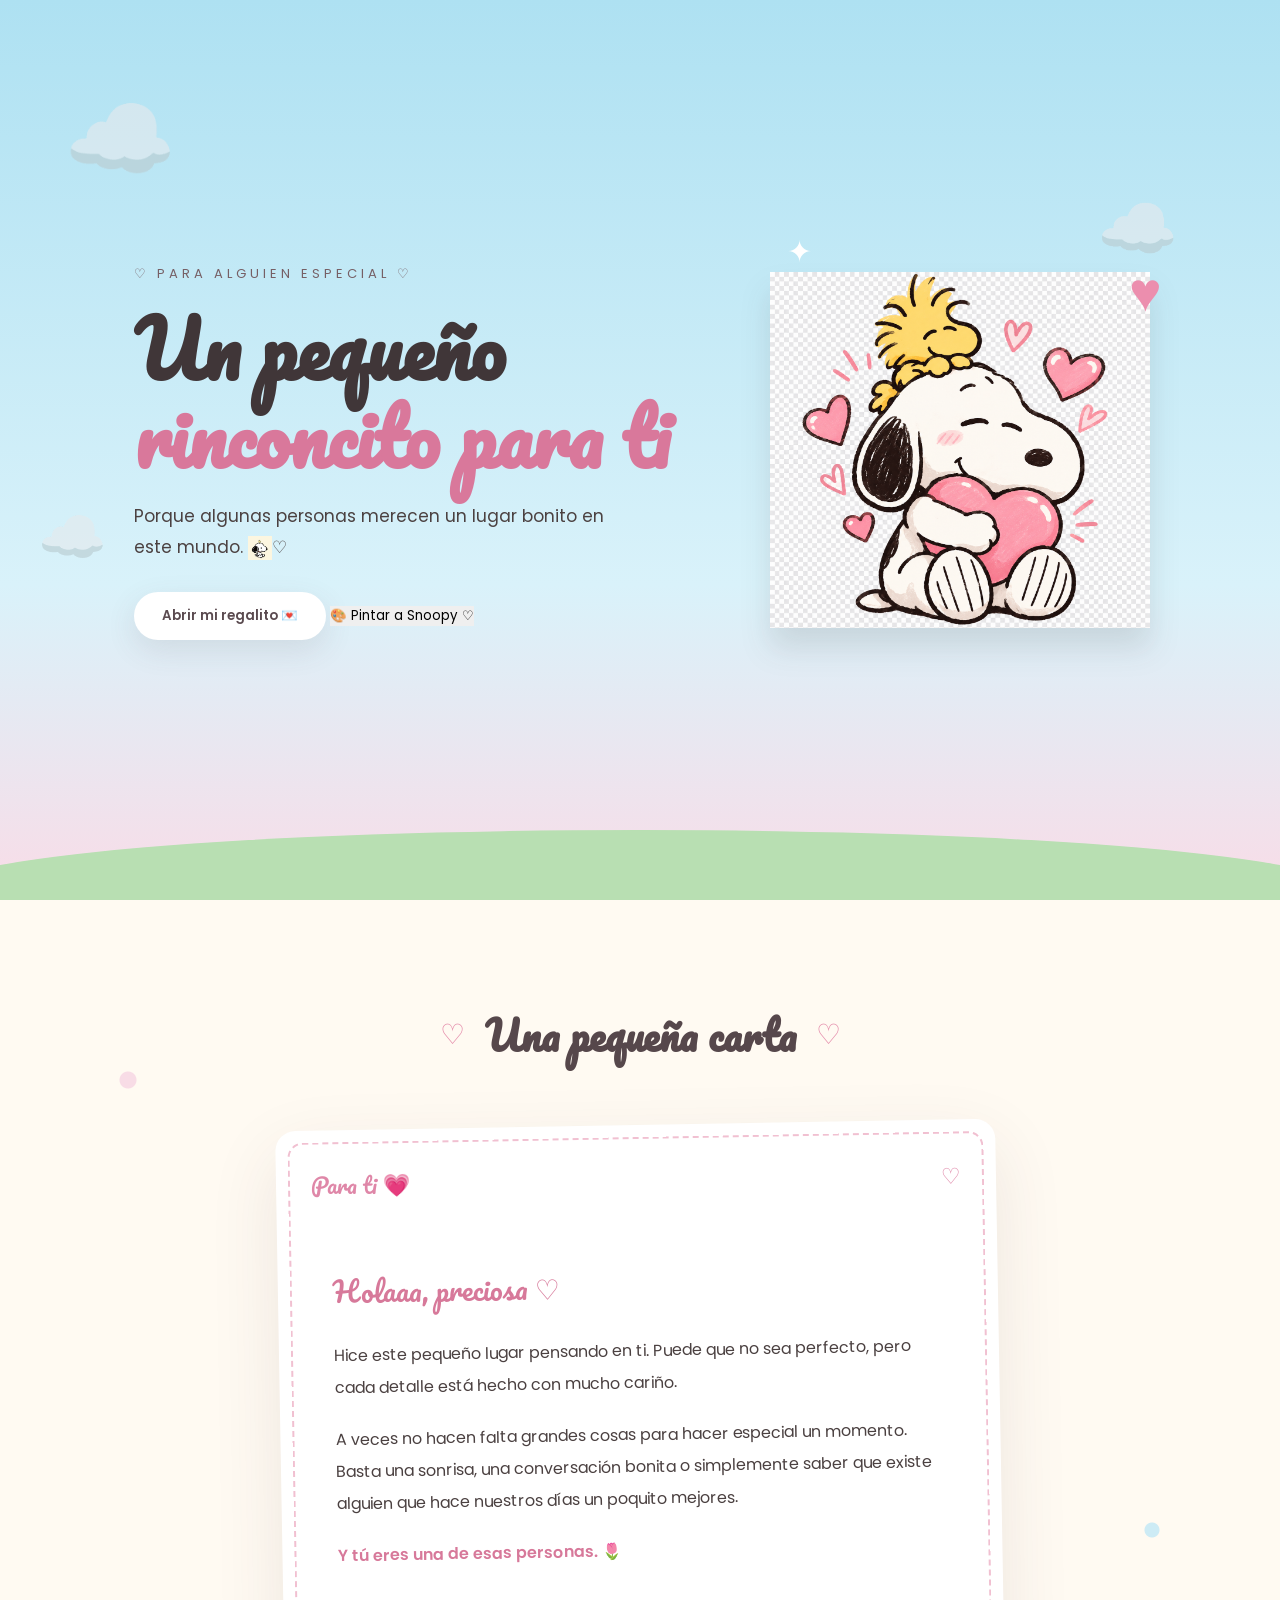
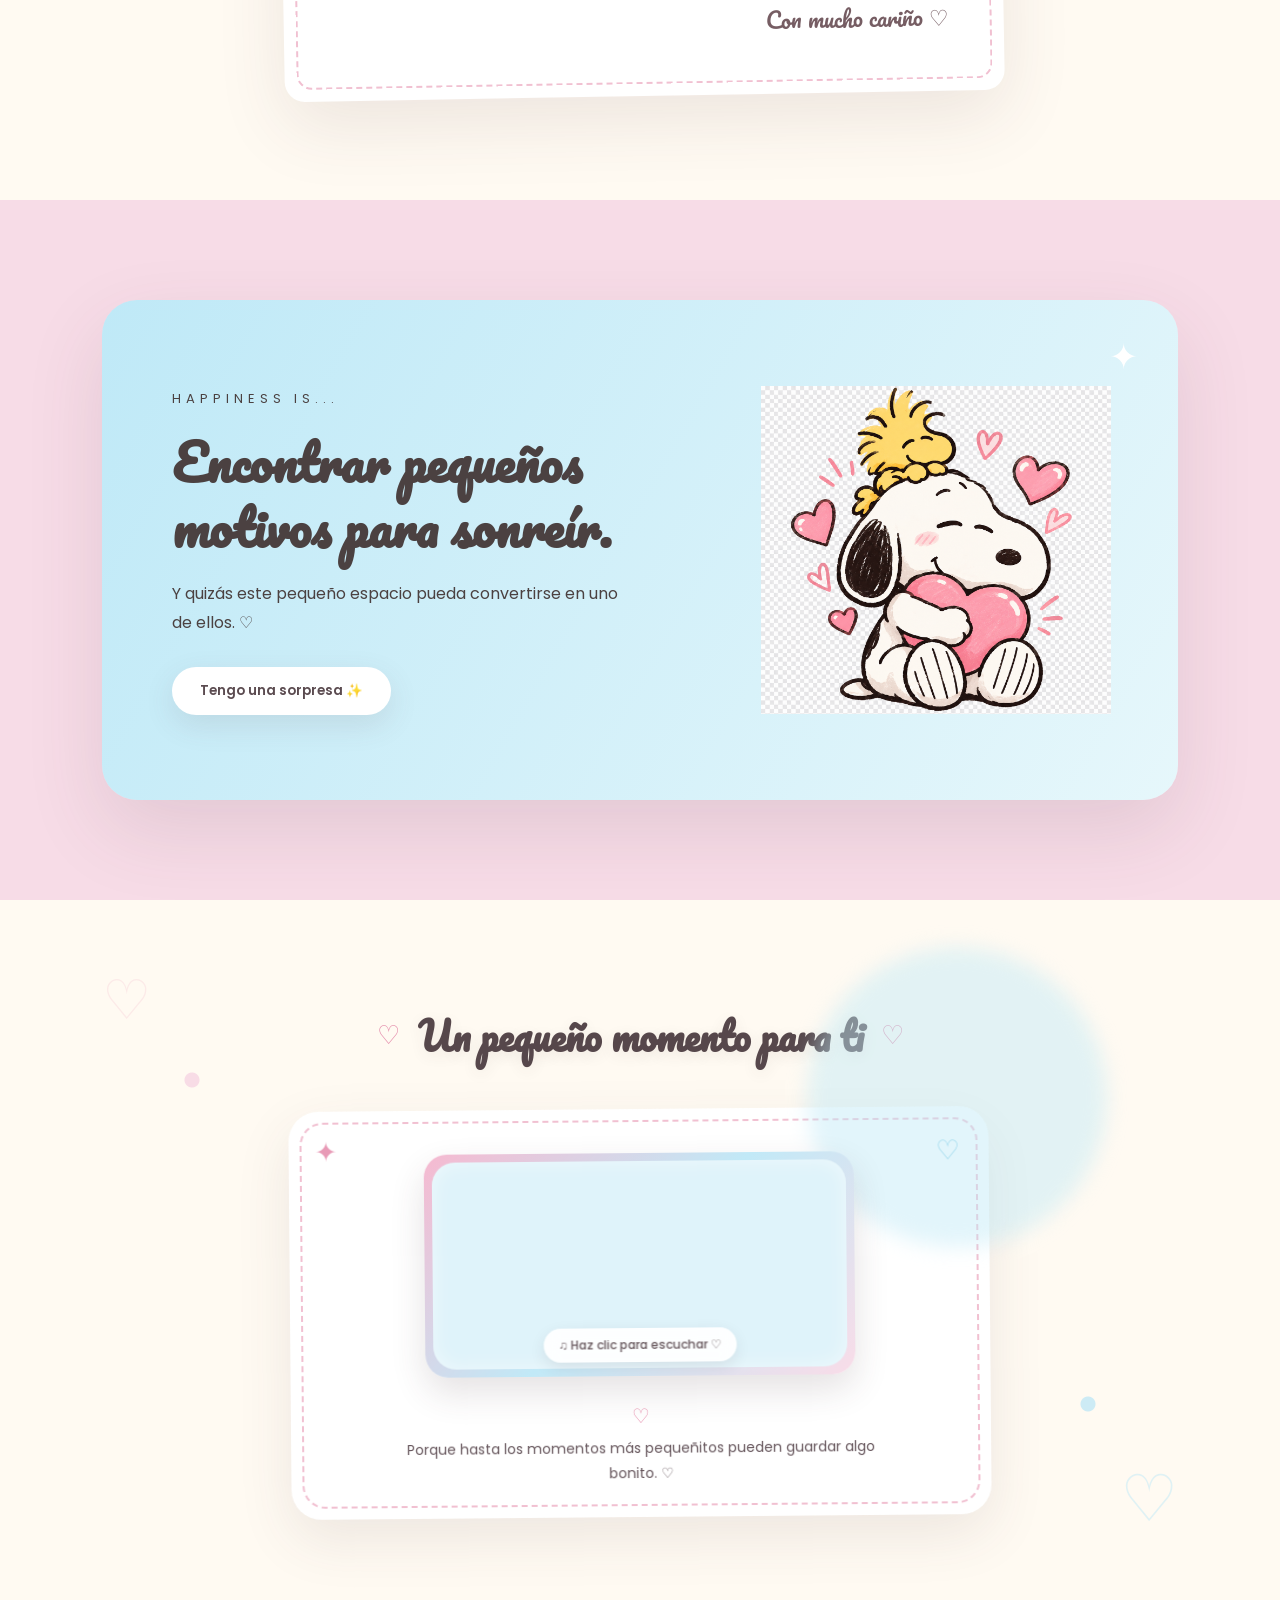
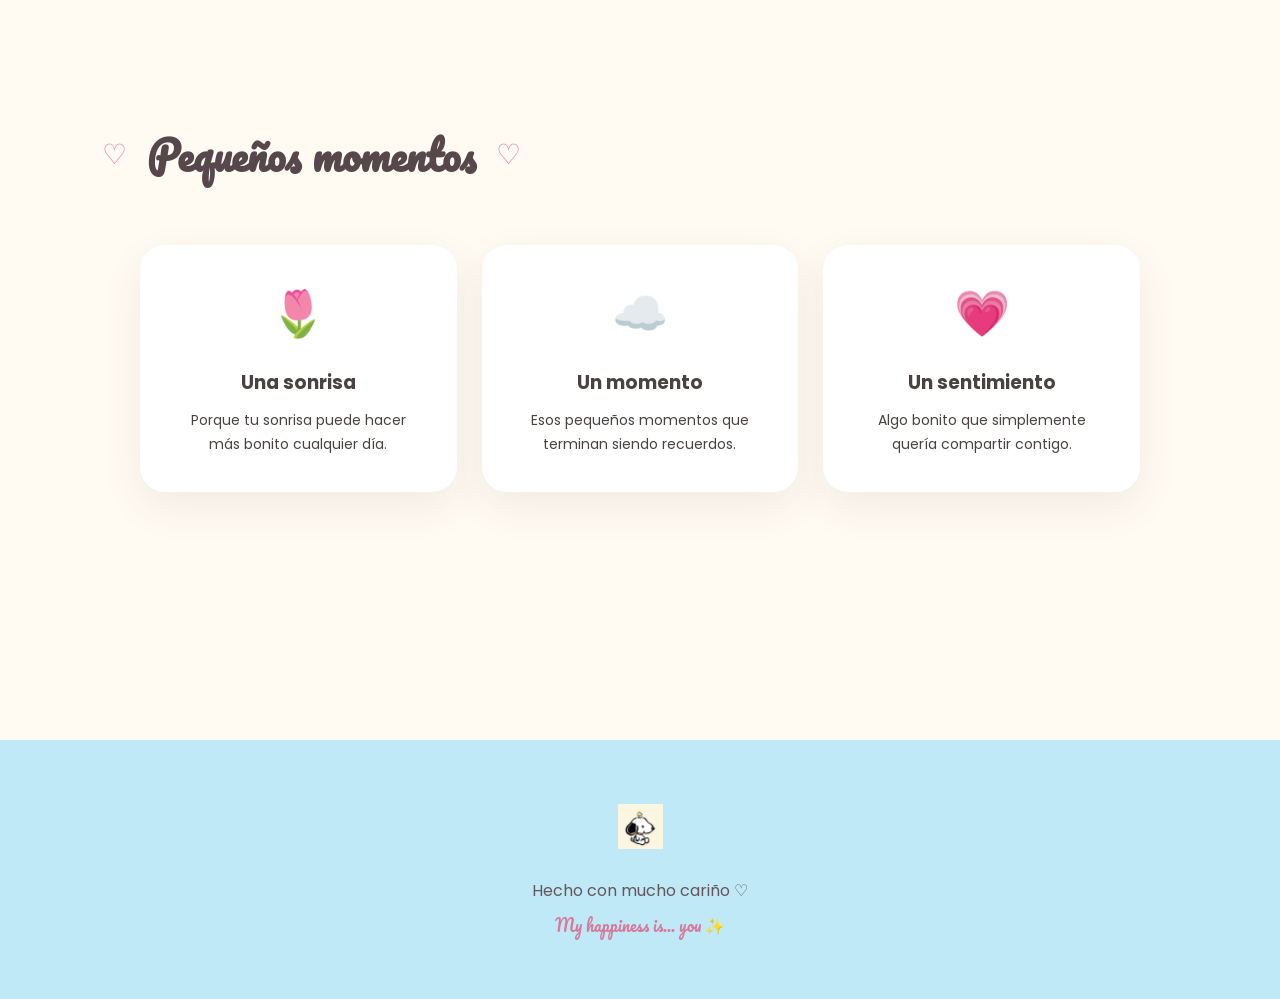
<file: index.html>
<!DOCTYPE html>
<html lang="es">

<head>

    <meta charset="UTF-8">

    <meta name="viewport" content="width=device-width, initial-scale=1.0">

    <title>
        Un rinconcito para ti ♡
    </title>

    <!-- ========================================
         CSS
    ========================================= -->

    <link rel="stylesheet" href="style.css">


    <!-- ========================================
         FUENTES
    ========================================= -->

    <link rel="preconnect" href="https://fonts.googleapis.com">

    <link rel="preconnect" href="https://fonts.gstatic.com" crossorigin>

    <link href="https://fonts.googleapis.com/css2?family=Pacifico&family=Poppins:wght@300;400;500;600;700&display=swap"
        rel="stylesheet">

</head>


<body>


    <!-- ========================================
         CORAZONES FLOTANTES
    ========================================= -->

    <div class="hearts" aria-hidden="true"></div>


    <!-- ========================================
         HERO / INICIO
    ========================================= -->

    <section class="hero">

        <!-- Nubes decorativas -->

        <div class="cloud cloud1" aria-hidden="true">
            ☁️
        </div>

        <div class="cloud cloud2" aria-hidden="true">
            ☁️
        </div>

        <div class="cloud cloud3" aria-hidden="true">
            ☁️
        </div>


        <!-- ====================================
             CONTENIDO PRINCIPAL
        ===================================== -->

        <div class="hero-content">

            <span class="small-text">
                ♡ PARA ALGUIEN ESPECIAL ♡
            </span>


            <h1>

                Un pequeño

                <br>

                <span>
                    rinconcito para ti
                </span>

            </h1>


            <p>

                Porque algunas personas merecen
                un lugar bonito en este mundo.

                <img src="img/snoopypq.jpg" alt="Snoopy" class="snoopy-inline">♡

            </p>


            <button id="startBtn" type="button">

                Abrir mi regalito 💌

            </button>

            <button type="button" class="paint-snoopy-btn" onclick="window.location.href='pintar.html'">
                🎨 Pintar a Snoopy ♡
            </button>
        </div>


        <!-- ====================================
             SNOOPY PRINCIPAL
        ===================================== -->

        <div class="snoopy-container">

            <div class="sparkle" aria-hidden="true">
                ✦
            </div>


            <img src="img/snoopy.png" alt="Snoopy" class="snoopy">


            <div class="heart-big" aria-hidden="true">
                ♥
            </div>

        </div>


        <!-- Pasto -->

        <div class="grass" aria-hidden="true"></div>

    </section>



    <!-- ========================================
         CARTA
    ========================================= -->

    <section class="letter-section">

        <div class="section-title">

            <span aria-hidden="true">
                ♡
            </span>

            <h2>
                Una pequeña carta
            </h2>

            <span aria-hidden="true">
                ♡
            </span>

        </div>


        <div class="letter" id="letter">

            <!-- Encabezado -->

            <div class="letter-top">

                <span>
                    Para ti 💗
                </span>

                <span aria-hidden="true">
                    ♡
                </span>

            </div>


            <!-- Contenido -->

            <div class="letter-content">

                <p class="hello">
                    Holaaa, preciosa ♡
                </p>


                <p>

                    Hice este pequeño lugar
                    pensando en ti.

                    Puede que no sea perfecto,
                    pero cada detalle está hecho
                    con mucho cariño.

                </p>


                <p>

                    A veces no hacen falta grandes
                    cosas para hacer especial
                    un momento.

                    Basta una sonrisa,
                    una conversación bonita
                    o simplemente saber que existe
                    alguien que hace nuestros días
                    un poquito mejores.

                </p>


                <p class="final-message">

                    Y tú eres una de esas personas. 🌷

                </p>


                <div class="signature">

                    Con mucho cariño ♡

                </div>

            </div>

        </div>

    </section>



    <!-- ========================================
         TARJETA SNOOPY
    ========================================= -->

    <section class="snoopy-section">


        <div class="snoopy-card">


            <!-- Decoración -->

            <div class="card-decoration" aria-hidden="true">
                ✦
            </div>


            <!-- ==================================
                 TEXTO
            =================================== -->

            <div class="card-text">

                <span>
                    HAPPINESS IS...
                </span>


                <h2>

                    Encontrar pequeños
                    motivos para sonreír.

                </h2>


                <p>

                    Y quizás este pequeño espacio
                    pueda convertirse en uno de ellos. ♡

                </p>


                <button id="surpriseBtn" type="button">

                    Tengo una sorpresa ✨

                </button>

            </div>


            <!-- ==================================
                 IMAGEN DE SNOOPY
            =================================== -->

            <div class="card-image">

                <img src="img/snoopy.png" alt="Snoopy sentado">

            </div>

        </div>

    </section>



    <!-- ========================================
         SECCIÓN DEL VIDEO
    ========================================= -->

    <section class="video-section">


        <!-- Título -->

        <div class="video-section-title">

            <span aria-hidden="true">
                ♡
            </span>

            <h2>
                Un pequeño momento para ti
            </h2>

            <span aria-hidden="true">
                ♡
            </span>

        </div>


        <!-- ====================================
             TARJETA DEL VIDEO
        ===================================== -->

        <div class="video-card">


            <!-- Decoraciones -->

            <div class="video-decoration video-decoration-1" aria-hidden="true">
                ✦
            </div>


            <div class="video-decoration video-decoration-2" aria-hidden="true">
                ♡
            </div>


            <!-- ==================================
                 VIDEO
            =================================== -->

            <div class="snoopy-video-container" id="snoopyVideoContainer">

                <video id="snoopyVideo" class="snoopy-video" autoplay loop muted playsinline>

                    <source src="img/snoopy.mp4" type="video/mp4">

                    Tu navegador no puede
                    reproducir este video.

                </video>


                <!-- Indicador de sonido -->

                <div class="sound-hint" id="soundHint">

                    ♫ Haz clic para escuchar ♡

                </div>

            </div>


            <!-- Mensaje -->

            <div class="video-message">

                <p>

                    Porque hasta los momentos más
                    pequeñitos pueden guardar
                    algo bonito. ♡

                </p>

            </div>

        </div>

    </section>



    <!-- ========================================
         PEQUEÑOS MOMENTOS
    ========================================= -->

    <section class="moments">


        <!-- Título -->

        <div class="section-title">

            <span aria-hidden="true">
                ♡
            </span>

            <h2>
                Pequeños momentos
            </h2>

            <span aria-hidden="true">
                ♡
            </span>

        </div>


        <!-- ====================================
             TARJETAS
        ===================================== -->

        <div class="cards">


            <!-- MOMENTO 1 -->

            <article class="moment-card">

                <div class="icon" aria-hidden="true">
                    🌷
                </div>


                <h3>
                    Una sonrisa
                </h3>


                <p>

                    Porque tu sonrisa puede hacer
                    más bonito cualquier día.

                </p>

            </article>



            <!-- MOMENTO 2 -->

            <article class="moment-card">

                <div class="icon" aria-hidden="true">
                    ☁️
                </div>


                <h3>
                    Un momento
                </h3>


                <p>

                    Esos pequeños momentos que
                    terminan siendo recuerdos.

                </p>

            </article>



            <!-- MOMENTO 3 -->

            <article class="moment-card">

                <div class="icon" aria-hidden="true">
                    💗
                </div>


                <h3>
                    Un sentimiento
                </h3>


                <p>

                    Algo bonito que simplemente
                    quería compartir contigo.

                </p>

            </article>

        </div>

    </section>



    <!-- ========================================
         VENTANA SORPRESA
    ========================================= -->

    <section class="surprise" id="surprise" aria-hidden="true">


        <div class="surprise-box">


            <!-- Cerrar -->

            <button class="close" id="close" type="button" aria-label="Cerrar">
                ×
            </button>


            <!-- Corazón -->

            <div class="surprise-heart" aria-hidden="true">
                ♥
            </div>


            <h2>
                Eres especial ♡
            </h2>


            <p>

                Y quería que tuvieras un pequeño
                rincón que te lo recordara.

            </p>


            <div class="snoopy-small" aria-hidden="true">
                <img src="img/snoopypq.jpg" alt="Snoopy">
            </div>


            <button id="closeBtn" type="button">

                Te amoooooooooooo 🥺💗

            </button>

        </div>

    </section>



    <!-- ========================================
         FOOTER
    ========================================= -->

    <footer>


        <div class="footer-snoopy" aria-hidden="true">
            <img src="img/snoopypq.jpg" alt="Snoopy">
        </div>


        <p>
            Hecho con mucho cariño ♡
        </p>


        <span>
            My happiness is... you ✨
        </span>

    </footer>



    <!-- ========================================
         JAVASCRIPT
    ========================================= -->

    <script src="script.js"></script>


</body>

</html>
</file>
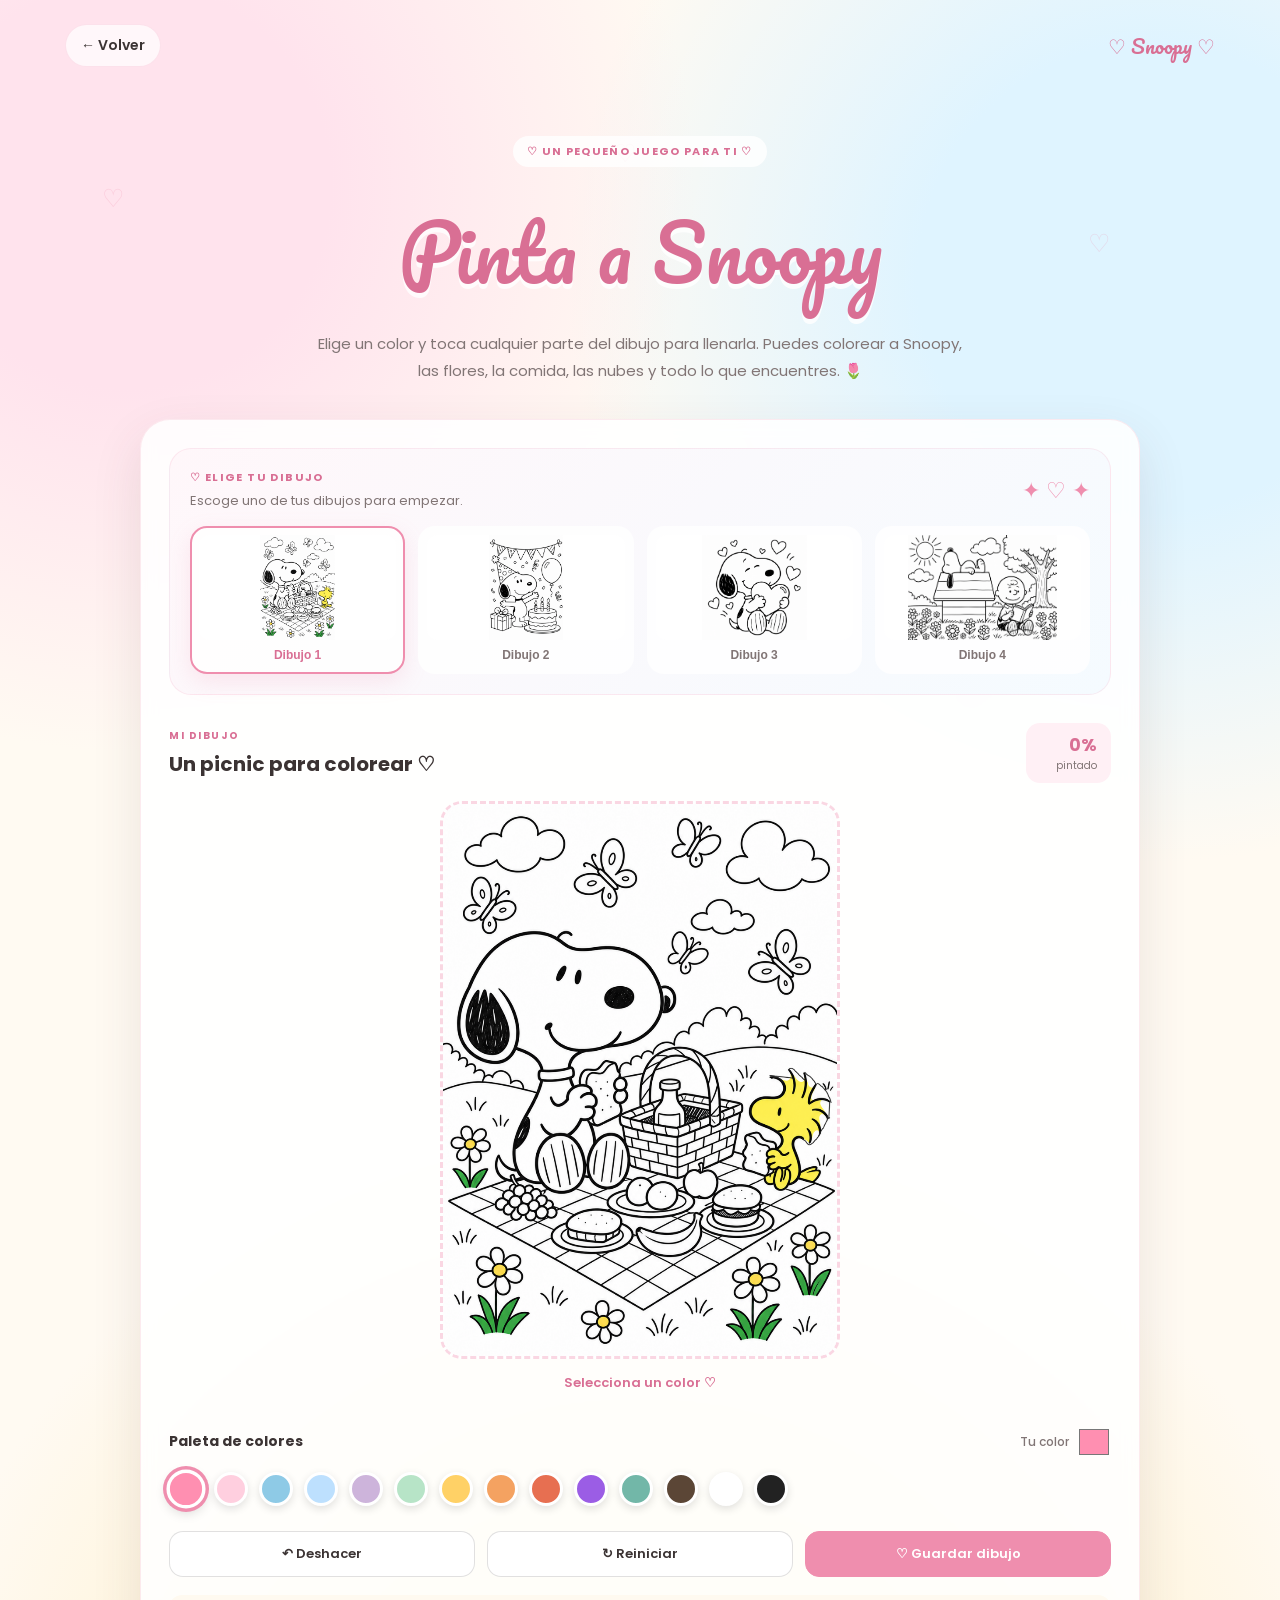
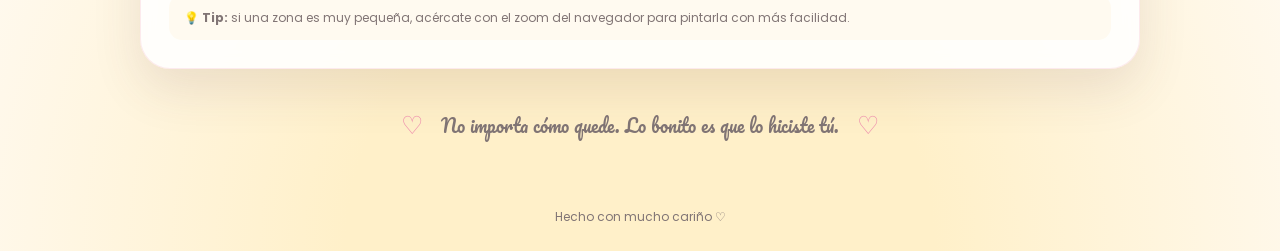
<file: pintar.html>
<!DOCTYPE html>
<html lang="es">
<head>
    <meta charset="UTF-8">
    <meta name="viewport" content="width=device-width, initial-scale=1.0">

    <title>Pinta a Snoopy ♡</title>

    <link rel="preconnect" href="https://fonts.googleapis.com">
    <link rel="preconnect" href="https://fonts.gstatic.com" crossorigin>

    <link href="https://fonts.googleapis.com/css2?family=Pacifico&family=Poppins:wght@400;500;600;700&display=swap" rel="stylesheet">

    <link rel="stylesheet" href="pintar.css">
</head>

<body>

    <div class="floating-hearts" aria-hidden="true">
        <span>♡</span>
        <span>♡</span>
        <span>♡</span>
        <span>♡</span>
        <span>♡</span>
    </div>

    <header class="topbar">

        <a class="back-link" href="index.html">
            ← Volver
        </a>

        <div class="mini-logo">
            ♡ Snoopy ♡
        </div>

    </header>

    <main>

        <section class="intro">

            <span class="eyebrow">
                ♡ UN PEQUEÑO JUEGO PARA TI ♡
            </span>

            <h1>
                Pinta a Snoopy
            </h1>

            <p>
                Elige un color y toca cualquier parte del dibujo para llenarla.
                Puedes colorear a Snoopy, las flores, la comida, las nubes y todo
                lo que encuentres. 🌷
            </p>

        </section>


        <section class="painting-area">

            <div class="paint-card">


                <!-- SELECTOR DE DIBUJOS -->

                <div class="drawing-selector">

                    <div class="selector-heading">

                        <div>

                            <span class="selector-label">
                                ♡ ELIGE TU DIBUJO
                            </span>

                            <p>
                                Escoge uno de tus dibujos para empezar.
                            </p>

                        </div>

                        <span class="selector-decoration">
                            ✦ ♡ ✦
                        </span>

                    </div>


                    <div class="drawing-options">


                        <button
                            class="drawing-option active"
                            type="button"
                            data-image="snoopy_colorear.png"
                            data-title="Un picnic para colorear ♡">

                            <img
                                src="snoopy_colorear.png"
                                alt="Dibujo de Snoopy 1"
                            >

                            <span>
                                Dibujo 1
                            </span>

                        </button>


                        <button
                            class="drawing-option"
                            type="button"
                            data-image="snoopy_colorear1.png"
                            data-title="Otro pequeño momento ♡">

                            <img
                                src="snoopy_colorear1.png"
                                alt="Dibujo de Snoopy 2"
                            >

                            <span>
                                Dibujo 2
                            </span>

                        </button>


                        <button
                            class="drawing-option"
                            type="button"
                            data-image="snoopy_colorear2.png"
                            data-title="Un momento especial ♡">

                            <img
                                src="snoopy_colorear2.png"
                                alt="Dibujo de Snoopy 3"
                            >

                            <span>
                                Dibujo 3
                            </span>

                        </button>


                        <button
    class="drawing-option"
    type="button"
    data-image="snoopy_colorear3.png"
    data-title="Un último dibujo ♡">

    <img
        src="snoopy_colorear3.png"
        alt="Dibujo de Snoopy 4"
    >

    <span>Dibujo 4</span>

</button>

                    </div>

                </div>


                <!-- CABECERA DEL CANVAS -->

                <div class="canvas-header">

                    <div>

                        <span class="tiny-label">
                            MI DIBUJO
                        </span>

                        <h2 id="drawingTitle">
                            Un picnic para colorear ♡
                        </h2>

                    </div>


                    <div class="progress-box">

                        <span id="progressText">
                            0%
                        </span>

                        <span>
                            pintado
                        </span>

                    </div>

                </div>


                <!-- CANVAS -->

                <div
                    class="canvas-wrap"
                    id="canvasWrap"
                >

                    <canvas id="paintCanvas"></canvas>


                    <div
                        class="canvas-message"
                        id="canvasMessage"
                    >

                        <span>
                            🎨
                        </span>

                        <b>
                            Elige un color y toca una zona
                        </b>

                        <small>
                            ¡Haz magia con Snoopy! ♡
                        </small>

                    </div>


                    <div
                        class="canvas-loading"
                        id="canvasLoading"
                    >

                        <span>
                            🎨
                        </span>

                        <b>
                            Cargando dibujo...
                        </b>

                    </div>

                </div>


                <!-- COLOR SELECCIONADO -->

                <div
                    class="selected-name"
                    id="selectedName"
                >
                    Selecciona un color ♡
                </div>


                <!-- PALETA -->

                <div class="palette-section">

                    <div class="palette-title">

                        <span>
                            Paleta de colores
                        </span>


                        <label class="custom-color">

                            <span>
                                Tu color
                            </span>

                            <input
                                type="color"
                                id="customColor"
                                value="#ff8fb1"
                            >

                        </label>

                    </div>


                    <div
                        class="palette"
                        id="palette"
                    >

                        <button
                            class="color active"
                            data-color="#ff8fb1"
                            style="--color:#ff8fb1"
                            aria-label="Rosa">
                        </button>


                        <button
                            class="color"
                            data-color="#ffcfdf"
                            style="--color:#ffcfdf"
                            aria-label="Rosa claro">
                        </button>


                        <button
                            class="color"
                            data-color="#8ecae6"
                            style="--color:#8ecae6"
                            aria-label="Azul">
                        </button>


                        <button
                            class="color"
                            data-color="#bde0fe"
                            style="--color:#bde0fe"
                            aria-label="Celeste">
                        </button>


                        <button
                            class="color"
                            data-color="#cdb4db"
                            style="--color:#cdb4db"
                            aria-label="Lila">
                        </button>


                        <button
                            class="color"
                            data-color="#b7e4c7"
                            style="--color:#b7e4c7"
                            aria-label="Verde">
                        </button>


                        <button
                            class="color"
                            data-color="#ffd166"
                            style="--color:#ffd166"
                            aria-label="Amarillo">
                        </button>


                        <button
                            class="color"
                            data-color="#f4a261"
                            style="--color:#f4a261"
                            aria-label="Naranja">
                        </button>


                        <button
                            class="color"
                            data-color="#e76f51"
                            style="--color:#e76f51"
                            aria-label="Coral">
                        </button>


                        <button
                            class="color"
                            data-color="#9b5de5"
                            style="--color:#9b5de5"
                            aria-label="Violeta">
                        </button>


                        <button
                            class="color"
                            data-color="#72b7a8"
                            style="--color:#72b7a8"
                            aria-label="Turquesa">
                        </button>


                        <button
                            class="color"
                            data-color="#5b4636"
                            style="--color:#5b4636"
                            aria-label="Marrón">
                        </button>


                        <button
                            class="color"
                            data-color="#ffffff"
                            style="--color:#ffffff"
                            aria-label="Blanco">
                        </button>


                        <button
                            class="color"
                            data-color="#222222"
                            style="--color:#222222"
                            aria-label="Negro">
                        </button>

                    </div>

                </div>


                <!-- BOTONES -->

                <div class="tool-row">

                    <button
                        class="tool-btn"
                        id="undoBtn"
                    >
                        ↶
                        <span>
                            Deshacer
                        </span>
                    </button>


                    <button
                        class="tool-btn"
                        id="resetBtn"
                    >
                        ↻
                        <span>
                            Reiniciar
                        </span>
                    </button>


                    <button
                        class="tool-btn save"
                        id="saveBtn"
                    >
                        ♡
                        <span>
                            Guardar dibujo
                        </span>
                    </button>

                </div>


                <p class="tip">

                    💡
                    <b>Tip:</b>
                    si una zona es muy pequeña, acércate con el zoom
                    del navegador para pintarla con más facilidad.

                </p>

            </div>

        </section>


        <section class="sweet-message">

            <span>
                ♡
            </span>

            <p>
                No importa cómo quede. Lo bonito es que lo hiciste tú.
            </p>

            <span>
                ♡
            </span>

        </section>

    </main>


    <footer>
        Hecho con mucho cariño ♡
    </footer>


    <script src="pintar.js"></script>

</body>
</html>
</file>
<file: style.css>
/* ========================================
   CONFIGURACIÓN GENERAL
======================================== */

* {
    margin: 0;
    padding: 0;
    box-sizing: border-box;
}

:root {
    --sky: #bfe9f7;
    --pink: #f7b8cf;
    --pink-dark: #e98eaf;
    --cream: #fffaf2;
    --brown: #4b4141;
    --white: #ffffff;
}

html {
    scroll-behavior: smooth;
}

body {
    font-family: "Poppins", sans-serif;
    color: var(--brown);
    background: var(--cream);
    overflow-x: hidden;
}


/* ========================================
   HERO
======================================== */

.hero {
    min-height: 100vh;
    position: relative;
    overflow: hidden;

    display: flex;
    align-items: center;
    justify-content: center;

    background:
        linear-gradient(
            180deg,
            #aee1f2 0%,
            #d9f2fa 65%,
            #f9dce7 100%
        );
}

.hero-content {
    width: 50%;
    z-index: 5;
    padding-left: 8%;
}

.small-text {
    font-size: 13px;
    letter-spacing: 4px;
    color: #765f65;
}

.hero h1 {
    font-family: "Pacifico", cursive;
    font-size: clamp(45px, 6vw, 85px);
    line-height: 1.15;
    margin: 20px 0;
    color: #403638;
}

.hero h1 span {
    color: #d9789b;
}

.hero p {
    max-width: 480px;
    font-size: 17px;
    line-height: 1.8;
    margin-bottom: 30px;
}


/* ========================================
   BOTONES
======================================== */

button {
    border: none;
    cursor: pointer;
    font-family: inherit;
}

#startBtn,
#surpriseBtn,
#closeBtn {
    background: #fff;
    color: #5b4b50;

    padding: 14px 28px;
    border-radius: 50px;

    font-weight: 600;

    box-shadow:
        0 10px 30px rgba(100, 70, 80, .12);

    transition:
        transform .3s ease,
        box-shadow .3s ease,
        background .3s ease;
}

#startBtn:hover,
#surpriseBtn:hover,
#closeBtn:hover {
    transform: translateY(-5px) scale(1.03);

    background: #fff5f8;

    box-shadow:
        0 15px 35px rgba(100, 70, 80, .18);
}


/* ========================================
   SNOOPY PRINCIPAL
======================================== */

.snoopy-container {
    width: 45%;
    height: 600px;

    position: relative;

    display: flex;
    justify-content: center;
    align-items: center;

    z-index: 3;
}

.snoopy {
    width: min(380px, 80%);
    max-height: 500px;

    object-fit: contain;

    filter:
        drop-shadow(
            0 20px 15px rgba(50, 40, 40, .12)
        );

    animation:
        float 4s ease-in-out infinite;
}

@keyframes float {

    0%,
    100% {
        transform:
            translateY(0)
            rotate(-2deg);
    }

    50% {
        transform:
            translateY(-18px)
            rotate(2deg);
    }
}

.heart-big {
    position: absolute;

    top: 100px;
    right: 15%;

    font-size: 55px;

    color: #ec8eae;

    animation:
        heartFloat 2.5s ease-in-out infinite;
}

@keyframes heartFloat {

    0%,
    100% {
        transform:
            translateY(0)
            rotate(-10deg);
    }

    50% {
        transform:
            translateY(-12px)
            rotate(10deg);
    }
}

.sparkle {
    position: absolute;

    top: 80px;
    left: 20%;

    color: white;

    font-size: 30px;

    animation:
        sparkle 2s infinite;
}

@keyframes sparkle {

    0%,
    100% {
        opacity: .3;
        transform: scale(.8);
    }

    50% {
        opacity: 1;
        transform: scale(1.3);
    }
}


/* ========================================
   NUBES
======================================== */

.cloud {
    position: absolute;

    font-size: 90px;

    opacity: .65;

    user-select: none;
}

.cloud1 {
    top: 8%;
    left: 5%;

    animation:
        cloudMove 16s linear infinite;
}

.cloud2 {
    top: 20%;
    right: 8%;

    font-size: 65px;

    animation:
        cloudMove 20s linear infinite reverse;
}

.cloud3 {
    top: 55%;
    left: 3%;

    font-size: 55px;

    animation:
        cloudMove 24s linear infinite;
}

@keyframes cloudMove {

    0% {
        transform: translateX(-20px);
    }

    50% {
        transform: translateX(30px);
    }

    100% {
        transform: translateX(-20px);
    }
}


/* ========================================
   PASTO
======================================== */

.grass {
    position: absolute;

    bottom: -50px;
    left: -5%;

    width: 110%;
    height: 120px;

    background: #b8dfb2;

    border-radius:
        50% 50% 0 0;
}


/* ========================================
   CARTA
======================================== */

.letter-section {
    min-height: 100vh;

    padding: 100px 8%;

    background:
        radial-gradient(
            circle at 10% 20%,
            #f8dce6 0 8px,
            transparent 9px
        ),
        radial-gradient(
            circle at 90% 70%,
            #cdebf5 0 7px,
            transparent 8px
        ),
        #fffaf2;

    display: flex;
    flex-direction: column;
    align-items: center;
}

.section-title {
    display: flex;
    align-items: center;

    gap: 20px;

    margin-bottom: 55px;
}

.section-title h2 {
    font-family: "Pacifico", cursive;

    font-size: 40px;

    color: #56474b;
}

.section-title span {
    color: #e48baa;

    font-size: 28px;
}

.letter {
    width: min(720px, 95%);

    background: #fff;

    border-radius: 20px;

    padding: 35px;

    box-shadow:
        0 25px 70px rgba(80, 50, 60, .1);

    position: relative;

    transform: rotate(-1deg);

    transition:
        transform .4s ease;
}

.letter:hover {
    transform:
        rotate(0deg)
        translateY(-8px);
}

.letter::before {
    content: "";

    position: absolute;

    inset: 12px;

    border:
        2px dashed #f1c0d1;

    border-radius: 15px;

    pointer-events: none;
}

.letter-top {
    display: flex;
    justify-content: space-between;

    font-family: "Pacifico", cursive;

    font-size: 22px;

    color: #df87a8;

    margin-bottom: 40px;
}

.letter-content {
    position: relative;

    z-index: 2;

    padding: 20px;
}

.letter-content p {
    font-size: 16px;

    line-height: 2;

    margin-bottom: 20px;
}

.hello {
    font-family: "Pacifico", cursive;

    font-size: 28px !important;

    color: #d7799a;
}

.final-message {
    font-weight: 600;

    color: #d7799a;
}

.signature {
    text-align: right;

    font-family: "Pacifico", cursive;

    font-size: 22px;

    color: #765d63;

    margin-top: 35px;
}


/* ========================================
   TARJETA SNOOPY
======================================== */

.snoopy-section {
    padding: 100px 8%;

    background: #f7dce7;
}

.snoopy-card {
    max-width: 1100px;

    min-height: 500px;

    margin: auto;

    border-radius: 35px;

    background:
        linear-gradient(
            120deg,
            #bfe9f7,
            #e6f7fb
        );

    display: flex;
    align-items: center;

    position: relative;

    overflow: hidden;

    box-shadow:
        0 30px 80px rgba(80, 60, 70, .12);
}

.card-text {
    width: 55%;

    padding: 70px;

    z-index: 2;
}

.card-text span {
    letter-spacing: 5px;

    font-size: 13px;
}

.card-text h2 {
    font-family: "Pacifico", cursive;

    font-size: 50px;

    line-height: 1.3;

    margin: 20px 0;
}

.card-text p {
    max-width: 450px;

    line-height: 1.8;

    margin-bottom: 30px;
}

.card-image {
    width: 45%;

    height: 100%;

    display: flex;

    align-items: flex-end;

    justify-content: center;
}

.card-image img {
    width: 350px;

    max-width: 90%;

    animation:
        float 4s ease-in-out infinite;
}

.card-decoration {
    position: absolute;

    top: 30px;
    right: 40px;

    font-size: 35px;

    color: white;

    animation:
        sparkle 2s infinite;
}


/* ========================================
   SECCIÓN DEL VIDEO — WOW
======================================== */

.video-section {
    min-height: 100vh;

    padding: 120px 8%;

    position: relative;

    overflow: hidden;

    display: flex;
    flex-direction: column;

    align-items: center;
    justify-content: center;

    background:
        radial-gradient(
            circle at 15% 20%,
            rgba(255, 255, 255, .9) 0 3px,
            transparent 4px
        ),
        radial-gradient(
            circle at 85% 30%,
            rgba(255, 255, 255, .8) 0 4px,
            transparent 5px
        ),
        radial-gradient(
            circle at 20% 80%,
            rgba(247, 184, 207, .45) 0 80px,
            transparent 81px
        ),
        radial-gradient(
            circle at 85% 80%,
            rgba(191, 233, 247, .5) 0 100px,
            transparent 101px
        ),
        linear-gradient(
            180deg,
            #fffaf2 0%,
            #fce5ee 48%,
            #ccecf7 100%
        );
}


/* ========================================
   DECORACIONES DE FONDO DEL VIDEO
======================================== */

.video-section::before {
    content: "♡";

    position: absolute;

    top: 8%;
    left: 8%;

    font-size: 70px;

    color: rgba(231, 142, 175, .18);

    animation:
        videoHeartFloat 4s ease-in-out infinite;
}

.video-section::after {
    content: "♡";

    position: absolute;

    right: 8%;
    bottom: 10%;

    font-size: 90px;

    color: rgba(191, 233, 247, .6);

    animation:
        videoHeartFloat 5s ease-in-out infinite reverse;
}

@keyframes videoHeartFloat {

    0%,
    100% {
        transform:
            translateY(0)
            rotate(-8deg);
    }

    50% {
        transform:
            translateY(-20px)
            rotate(8deg);
    }
}


/* ========================================
   TÍTULO DEL VIDEO
======================================== */

.video-section-title {
    display: flex;

    align-items: center;
    justify-content: center;

    gap: 20px;

    margin-bottom: 55px;

    position: relative;

    z-index: 2;

    text-align: center;
}

.video-section-title h2 {
    font-family: "Pacifico", cursive;

    font-size:
        clamp(32px, 4vw, 48px);

    color: #56474b;

    text-shadow:
        0 4px 15px rgba(80, 60, 70, .08);
}

.video-section-title span {
    color: #e48baa;

    font-size: 30px;

    animation:
        titleHeart 2s ease-in-out infinite;
}

@keyframes titleHeart {

    0%,
    100% {
        transform: scale(1);
    }

    50% {
        transform: scale(1.25);
    }
}


/* ========================================
   TARJETA PRINCIPAL DEL VIDEO
======================================== */

.video-card {
    width: min(900px, 95%);

    padding: 55px 55px 45px;

    position: relative;

    z-index: 2;

    display: flex;

    flex-direction: column;

    align-items: center;

    border-radius: 40px;

    background:
        linear-gradient(
            135deg,
            rgba(255, 255, 255, .88),
            rgba(255, 247, 250, .82)
        );

    border:
        1px solid rgba(255, 255, 255, .9);

    box-shadow:
        0 35px 90px rgba(100, 70, 90, .16),
        0 8px 30px rgba(255, 255, 255, .8);

    backdrop-filter: blur(12px);

    transition:
        transform .5s ease,
        box-shadow .5s ease;
}

.video-card:hover {
    transform: translateY(-8px);

    box-shadow:
        0 45px 110px rgba(100, 70, 90, .2),
        0 10px 40px rgba(255, 255, 255, .9);
}


/* ========================================
   BORDE DECORATIVO
======================================== */

.video-card::before {
    content: "";

    position: absolute;

    inset: 12px;

    border:
        2px dashed rgba(241, 192, 209, .7);

    border-radius: 32px;

    pointer-events: none;
}


/* ========================================
   BRILLO DEL VIDEO
======================================== */

.video-card::after {
    content: "";

    position: absolute;

    width: 300px;
    height: 300px;

    top: -160px;
    right: -120px;

    background:
        rgba(191, 233, 247, .45);

    border-radius: 50%;

    filter: blur(10px);

    pointer-events: none;
}


/* ========================================
   DECORACIONES DEL VIDEO
======================================== */

.video-decoration {
    position: absolute;

    z-index: 5;

    font-size: 35px;

    pointer-events: none;
}

.video-decoration-1 {
    top: 30px;
    left: 35px;

    color: #e89ab6;

    animation:
        videoSparkle 2s ease-in-out infinite;
}

.video-decoration-2 {
    top: 35px;
    right: 40px;

    color: #9bd8ec;

    animation:
        videoSparkle 2.5s ease-in-out infinite reverse;
}

@keyframes videoSparkle {

    0%,
    100% {
        opacity: .45;

        transform:
            scale(.8)
            rotate(0deg);
    }

    50% {
        opacity: 1;

        transform:
            scale(1.25)
            rotate(15deg);
    }
}


/* ========================================
   CONTENEDOR DEL VIDEO
======================================== */

.snoopy-video-container {
    width: min(620px, 100%);

    position: relative;

    z-index: 3;

    cursor: pointer;

    border-radius: 30px;

    padding: 8px;

    background:
        linear-gradient(
            135deg,
            #f6b9d0,
            #c1e9f7,
            #f9dce8
        );

    box-shadow:
        0 25px 60px rgba(90, 65, 80, .18);

    transition:
        transform .4s ease,
        box-shadow .4s ease;
}

.snoopy-video-container:hover {
    transform:
        translateY(-10px)
        scale(1.015);

    box-shadow:
        0 35px 75px rgba(90, 65, 80, .24);
}


/* ========================================
   VIDEO
======================================== */

.snoopy-video {
    width: 100%;

    display: block;

    border-radius: 24px;

    background: #dff3fa;

    object-fit: cover;

    box-shadow:
        inset 0 0 20px rgba(255, 255, 255, .5);

    transition:
        filter .4s ease;
}

.snoopy-video-container:hover .snoopy-video {
    filter:
        brightness(1.04)
        saturate(1.05);
}


/* ========================================
   INDICADOR DE SONIDO
======================================== */

.sound-hint {
    position: absolute;

    left: 50%;
    bottom: 22px;

    transform: translateX(-50%);

    padding: 11px 20px;

    border-radius: 40px;

    background:
        rgba(255, 255, 255, .94);

    color: #66565c;

    font-size: 13px;

    font-weight: 500;

    white-space: nowrap;

    box-shadow:
        0 8px 25px rgba(70, 50, 60, .15);

    backdrop-filter: blur(8px);

    transition:
        opacity .4s ease,
        transform .4s ease;
}

.snoopy-video-container:hover .sound-hint {
    transform:
        translateX(-50%)
        translateY(-3px);
}

.snoopy-video-container.playing .sound-hint {
    opacity: 0;

    transform:
        translateX(-50%)
        translateY(15px);

    pointer-events: none;
}


/* ========================================
   MENSAJE DEL VIDEO
======================================== */

.video-message {
    position: relative;

    z-index: 3;

    max-width: 580px;

    margin-top: 35px;

    text-align: center;
}

.video-message p {
    font-family: "Poppins", sans-serif;

    font-size: 16px;

    line-height: 1.9;

    color: #66565c;
}

.video-message::before {
    content: "♡";

    display: block;

    margin-bottom: 8px;

    font-size: 22px;

    color: #e48baa;
}


/* ========================================
   MOMENTOS
======================================== */

.moments {
    padding: 100px 8%;

    background: #fffaf2;

    min-height: 80vh;
}

.cards {
    display: grid;

    grid-template-columns:
        repeat(3, 1fr);

    gap: 25px;

    max-width: 1000px;

    margin: auto;
}

.moment-card {
    background: white;

    padding: 35px;

    border-radius: 25px;

    text-align: center;

    box-shadow:
        0 15px 40px rgba(80, 60, 70, .08);

    transition:
        transform .35s ease;
}

.moment-card:hover {
    transform:
        translateY(-12px)
        rotate(1deg);
}

.icon {
    font-size: 45px;

    margin-bottom: 20px;
}

.moment-card h3 {
    margin-bottom: 12px;
}

.moment-card p {
    line-height: 1.7;

    font-size: 14px;
}


/* ========================================
   VENTANA SORPRESA
======================================== */

.surprise {
    position: fixed;

    inset: 0;

    background:
        rgba(60, 45, 50, .55);

    backdrop-filter: blur(8px);

    display: flex;

    justify-content: center;
    align-items: center;

    z-index: 100;

    opacity: 0;
    visibility: hidden;

    transition: .4s ease;
}

.surprise.active {
    opacity: 1;

    visibility: visible;
}

.surprise-box {
    width: min(450px, 90%);

    background: #fffaf2;

    border-radius: 35px;

    padding: 50px 35px;

    text-align: center;

    position: relative;

    transform: scale(.7);

    transition: .4s ease;

    box-shadow:
        0 30px 100px rgba(0, 0, 0, .2);
}

.surprise.active .surprise-box {
    transform: scale(1);
}

.close {
    position: absolute;

    top: 18px;
    right: 25px;

    font-size: 30px;

    cursor: pointer;

    color: #8d747b;
}

.surprise-heart {
    font-size: 70px;

    color: #ed8eae;

    animation:
        heartBeat 1.2s infinite;
}

@keyframes heartBeat {

    0%,
    100% {
        transform: scale(1);
    }

    50% {
        transform: scale(1.2);
    }
}

.surprise-box h2 {
    font-family: "Pacifico", cursive;

    font-size: 40px;

    margin: 15px 0;

    color: #d77899;
}

.surprise-box p {
    line-height: 1.8;

    margin-bottom: 20px;
}


.snoopy-inline {
    width: 24px;
    height: 24px;
    object-fit: contain;
    vertical-align: middle;
    display: inline-block;
}

.snoopy-small {
    width: 70px;
    height: 70px;
    margin-bottom: 20px;

    display: flex;
    align-items: center;
    justify-content: center;
}

.snoopy-small img {
    width: 70px;
    height: 70px;
    object-fit: contain;
}


/* ========================================
   CORAZONES FLOTANTES
======================================== */

.heart-floating {
    position: fixed;

    bottom: -30px;

    color: #ee9bb8;

    pointer-events: none;

    z-index: 200;

    animation:
        rise 5s linear forwards;
}

@keyframes rise {

    0% {
        transform:
            translateY(0)
            rotate(0deg);

        opacity: 0;
    }

    15% {
        opacity: 1;
    }

    100% {
        transform:
            translateY(-110vh)
            rotate(360deg);

        opacity: 0;
    }
}


/* ========================================
   FOOTER
======================================== */

footer {
    text-align: center;

    padding: 60px 20px;

    background: #bfe9f7;

    color: #65565b;
}

.footer-snoopy {
    font-size: 45px;

    margin-bottom: 10px;
}


.footer-snoopy img {
    width: 45px;
    height: 45px;
    object-fit: contain;
    display: inline-block;
}


footer p {
    margin-bottom: 8px;
}

footer span {
    font-family: "Pacifico", cursive;

    color: #d7799a;
}


/* ========================================
   RESPONSIVE — CELULARES
======================================== */

@media (max-width: 800px) {

    /* HERO */

    .hero {
        flex-direction: column;

        padding:
            80px 20px 40px;

        text-align: center;
    }

    .hero-content {
        width: 100%;

        padding: 0;
    }

    .hero p {
        margin-left: auto;
        margin-right: auto;
    }


    /* SNOOPY PRINCIPAL */

    .snoopy-container {
        width: 100%;

        height: 420px;
    }

    .snoopy {
        width: 280px;
    }

    .heart-big {
        right: 15%;
    }


    /* TÍTULOS */

    .section-title h2 {
        font-size: 30px;
    }


    /* MOMENTOS */

    .cards {
        grid-template-columns: 1fr;
    }


    /* TARJETA SNOOPY */

    .snoopy-card {
        flex-direction: column;

        padding-top: 30px;
    }

    .card-text {
        width: 100%;

        padding:
            45px 30px;

        text-align: center;
    }

    .card-text h2 {
        font-size: 38px;
    }

    .card-text p {
        margin-left: auto;
        margin-right: auto;
    }

    .card-image {
        width: 100%;

        height: 350px;
    }

    .card-image img {
        width: 260px;
    }


    /* ====================================
       VIDEO — CELULAR
    ==================================== */

    .video-section {
        min-height: auto;

        padding:
            90px 20px;
    }

    .video-section-title {
        gap: 10px;

        margin-bottom: 40px;
    }

    .video-section-title h2 {
        font-size: 30px;

        line-height: 1.3;
    }

    .video-section-title span {
        font-size: 22px;
    }

    .video-card {
        width: 100%;

        padding:
            40px 20px 35px;

        border-radius: 30px;
    }

    .video-card::before {
        inset: 8px;

        border-radius: 24px;
    }

    .snoopy-video-container {
        width: 100%;

        padding: 6px;

        border-radius: 23px;
    }

    .snoopy-video {
        border-radius: 18px;
    }

    .sound-hint {
        bottom: 14px;

        padding:
            9px 15px;

        font-size: 12px;
    }

    .video-message {
        margin-top: 28px;

        padding:
            0 10px;
    }

    .video-message p {
        font-size: 14px;

        line-height: 1.8;
    }

    .video-section::before {
        left: 3%;

        top: 5%;

        font-size: 45px;
    }

    .video-section::after {
        right: 3%;

        bottom: 5%;

        font-size: 55px;
    }

    .video-decoration-1 {
        top: 22px;
        left: 22px;

        font-size: 25px;
    }

    .video-decoration-2 {
        top: 25px;
        right: 25px;

        font-size: 25px;
    }


    /* CARTA */

    .letter {
        padding: 20px;
    }
}
/* ========================================
   CONFIGURACIÓN GENERAL
======================================== */

* {
    margin: 0;
    padding: 0;
    box-sizing: border-box;
}

:root {
    --sky: #bfe9f7;
    --pink: #f7b8cf;
    --pink-dark: #e98eaf;
    --cream: #fffaf2;
    --brown: #4b4141;
    --white: #ffffff;
}

html {
    scroll-behavior: smooth;
}

body {
    font-family: "Poppins", sans-serif;
    color: var(--brown);
    background: var(--cream);
    overflow-x: hidden;
}


/* ========================================
   HERO
======================================== */

.hero {
    min-height: 100vh;
    position: relative;
    overflow: hidden;

    display: flex;
    align-items: center;
    justify-content: center;

    background:
        linear-gradient(
            180deg,
            #aee1f2 0%,
            #d9f2fa 65%,
            #f9dce7 100%
        );
}

.hero-content {
    width: 50%;
    z-index: 5;
    padding-left: 8%;
}

.small-text {
    font-size: 13px;
    letter-spacing: 4px;
    color: #765f65;
}

.hero h1 {
    font-family: "Pacifico", cursive;
    font-size: clamp(45px, 6vw, 85px);
    line-height: 1.15;
    margin: 20px 0;
    color: #403638;
}

.hero h1 span {
    color: #d9789b;
}

.hero p {
    max-width: 480px;
    font-size: 17px;
    line-height: 1.8;
    margin-bottom: 30px;
}


/* ========================================
   BOTONES
======================================== */

button {
    border: none;
    cursor: pointer;
    font-family: inherit;
}

#startBtn,
#surpriseBtn,
#closeBtn {
    background: #fff;
    color: #5b4b50;

    padding: 14px 28px;
    border-radius: 50px;

    font-weight: 600;

    box-shadow:
        0 10px 30px rgba(100, 70, 80, .12);

    transition:
        transform .3s ease,
        box-shadow .3s ease,
        background .3s ease;
}

#startBtn:hover,
#surpriseBtn:hover,
#closeBtn:hover {
    transform: translateY(-5px) scale(1.03);

    background: #fff5f8;

    box-shadow:
        0 15px 35px rgba(100, 70, 80, .18);
}


/* ========================================
   SNOOPY PRINCIPAL
======================================== */

.snoopy-container {
    width: 45%;
    height: 600px;

    position: relative;

    display: flex;
    justify-content: center;
    align-items: center;

    z-index: 3;
}

.snoopy {
    width: min(380px, 80%);
    max-height: 500px;

    object-fit: contain;

    filter:
        drop-shadow(
            0 20px 15px rgba(50, 40, 40, .12)
        );

    animation:
        float 4s ease-in-out infinite;
}

@keyframes float {

    0%,
    100% {
        transform:
            translateY(0)
            rotate(-2deg);
    }

    50% {
        transform:
            translateY(-18px)
            rotate(2deg);
    }
}

.heart-big {
    position: absolute;

    top: 100px;
    right: 15%;

    font-size: 55px;

    color: #ec8eae;

    animation:
        heartFloat 2.5s ease-in-out infinite;
}

@keyframes heartFloat {

    0%,
    100% {
        transform:
            translateY(0)
            rotate(-10deg);
    }

    50% {
        transform:
            translateY(-12px)
            rotate(10deg);
    }
}

.sparkle {
    position: absolute;

    top: 80px;
    left: 20%;

    color: white;

    font-size: 30px;

    animation:
        sparkle 2s infinite;
}

@keyframes sparkle {

    0%,
    100% {
        opacity: .3;
        transform: scale(.8);
    }

    50% {
        opacity: 1;
        transform: scale(1.3);
    }
}


/* ========================================
   NUBES
======================================== */

.cloud {
    position: absolute;

    font-size: 90px;

    opacity: .65;

    user-select: none;
}

.cloud1 {
    top: 8%;
    left: 5%;

    animation:
        cloudMove 16s linear infinite;
}

.cloud2 {
    top: 20%;
    right: 8%;

    font-size: 65px;

    animation:
        cloudMove 20s linear infinite reverse;
}

.cloud3 {
    top: 55%;
    left: 3%;

    font-size: 55px;

    animation:
        cloudMove 24s linear infinite;
}

@keyframes cloudMove {

    0% {
        transform: translateX(-20px);
    }

    50% {
        transform: translateX(30px);
    }

    100% {
        transform: translateX(-20px);
    }
}


/* ========================================
   PASTO
======================================== */

.grass {
    position: absolute;

    bottom: -50px;
    left: -5%;

    width: 110%;
    height: 120px;

    background: #b8dfb2;

    border-radius:
        50% 50% 0 0;
}


/* ========================================
   CARTA
======================================== */

.letter-section {
    min-height: 100vh;

    padding: 100px 8%;

    background:
        radial-gradient(
            circle at 10% 20%,
            #f8dce6 0 8px,
            transparent 9px
        ),
        radial-gradient(
            circle at 90% 70%,
            #cdebf5 0 7px,
            transparent 8px
        ),
        #fffaf2;

    display: flex;
    flex-direction: column;
    align-items: center;
}

.section-title {
    display: flex;
    align-items: center;

    gap: 20px;

    margin-bottom: 55px;
}

.section-title h2 {
    font-family: "Pacifico", cursive;

    font-size: 40px;

    color: #56474b;
}

.section-title span {
    color: #e48baa;

    font-size: 28px;
}

.letter {
    width: min(720px, 95%);

    background: #fff;

    border-radius: 20px;

    padding: 35px;

    box-shadow:
        0 25px 70px rgba(80, 50, 60, .1);

    position: relative;

    transform: rotate(-1deg);

    transition:
        transform .4s ease;
}

.letter:hover {
    transform:
        rotate(0deg)
        translateY(-8px);
}

.letter::before {
    content: "";

    position: absolute;

    inset: 12px;

    border:
        2px dashed #f1c0d1;

    border-radius: 15px;

    pointer-events: none;
}

.letter-top {
    display: flex;
    justify-content: space-between;

    font-family: "Pacifico", cursive;

    font-size: 22px;

    color: #df87a8;

    margin-bottom: 40px;
}

.letter-content {
    position: relative;

    z-index: 2;

    padding: 20px;
}

.letter-content p {
    font-size: 16px;

    line-height: 2;

    margin-bottom: 20px;
}

.hello {
    font-family: "Pacifico", cursive;

    font-size: 28px !important;

    color: #d7799a;
}

.final-message {
    font-weight: 600;

    color: #d7799a;
}

.signature {
    text-align: right;

    font-family: "Pacifico", cursive;

    font-size: 22px;

    color: #765d63;

    margin-top: 35px;
}


/* ========================================
   TARJETA SNOOPY
======================================== */

.snoopy-section {
    padding: 100px 8%;

    background: #f7dce7;
}

.snoopy-card {
    max-width: 1100px;

    min-height: 500px;

    margin: auto;

    border-radius: 35px;

    background:
        linear-gradient(
            120deg,
            #bfe9f7,
            #e6f7fb
        );

    display: flex;
    align-items: center;

    position: relative;

    overflow: hidden;

    box-shadow:
        0 30px 80px rgba(80, 60, 70, .12);
}

.card-text {
    width: 55%;

    padding: 70px;

    z-index: 2;
}

.card-text span {
    letter-spacing: 5px;

    font-size: 13px;
}

.card-text h2 {
    font-family: "Pacifico", cursive;

    font-size: 50px;

    line-height: 1.3;

    margin: 20px 0;
}

.card-text p {
    max-width: 450px;

    line-height: 1.8;

    margin-bottom: 30px;
}

.card-image {
    width: 45%;

    height: 100%;

    display: flex;

    align-items: flex-end;

    justify-content: center;
}

.card-image img {
    width: 350px;

    max-width: 90%;

    animation:
        float 4s ease-in-out infinite;
}

.card-decoration {
    position: absolute;

    top: 30px;
    right: 40px;

    font-size: 35px;

    color: white;

    animation:
        sparkle 2s infinite;
}


/* ========================================
   SECCIÓN DEL VIDEO
======================================== */

.video-section {
    min-height: 80vh;
    padding: 90px 8%;

    position: relative;
    overflow: hidden;

    display: flex;
    flex-direction: column;
    align-items: center;
    justify-content: center;

    background:
        radial-gradient(
            circle at 15% 25%,
            #f8dce6 0 7px,
            transparent 8px
        ),
        radial-gradient(
            circle at 85% 70%,
            #cdebf5 0 7px,
            transparent 8px
        ),
        #fffaf2;
}


/* ========================================
   DECORACIONES DE FONDO DEL VIDEO
======================================== */

.video-section::before {
    content: "♡";

    position: absolute;

    top: 8%;
    left: 8%;

    font-size: 55px;

    color: rgba(231, 142, 175, .14);

    animation:
        videoHeartFloat 4s ease-in-out infinite;
}

.video-section::after {
    content: "♡";

    position: absolute;

    right: 8%;
    bottom: 10%;

    font-size: 65px;

    color: rgba(191, 233, 247, .5);

    animation:
        videoHeartFloat 5s ease-in-out infinite reverse;
}

@keyframes videoHeartFloat {

    0%,
    100% {
        transform:
            translateY(0)
            rotate(-8deg);
    }

    50% {
        transform:
            translateY(-15px)
            rotate(8deg);
    }
}


/* ========================================
   TÍTULO DEL VIDEO
======================================== */

.video-section-title {
    display: flex;

    align-items: center;
    justify-content: center;

    gap: 18px;

    margin-bottom: 40px;

    position: relative;
    z-index: 2;

    text-align: center;
}

.video-section-title h2 {
    font-family: "Pacifico", cursive;

    font-size: 38px;

    color: #56474b;
}

.video-section-title span {
    color: #e48baa;

    font-size: 26px;

    animation:
        titleHeart 2s ease-in-out infinite;
}

@keyframes titleHeart {

    0%,
    100% {
        transform: scale(1);
    }

    50% {
        transform: scale(1.18);
    }
}


/* ========================================
   TARJETA PRINCIPAL DEL VIDEO
======================================== */

.video-card {
    width: min(700px, 92%);

    padding: 35px 35px 30px;

    position: relative;
    z-index: 2;

    display: flex;
    flex-direction: column;
    align-items: center;

    background: #ffffff;

    border-radius: 30px;

    box-shadow:
        0 20px 55px rgba(80, 60, 70, .10);

    transform: rotate(-0.5deg);

    transition:
        transform .4s ease,
        box-shadow .4s ease;
}

.video-card:hover {
    transform:
        rotate(0deg)
        translateY(-6px);

    box-shadow:
        0 25px 65px rgba(80, 60, 70, .14);
}


/* ========================================
   BORDE DECORATIVO
======================================== */

.video-card::before {
    content: "";

    position: absolute;

    inset: 10px;

    border:
        2px dashed #f1c0d1;

    border-radius: 23px;

    pointer-events: none;
}


/* ========================================
   DECORACIONES DEL VIDEO
======================================== */

.video-decoration {
    position: absolute;

    z-index: 5;

    font-size: 27px;

    pointer-events: none;
}

.video-decoration-1 {
    top: 20px;
    left: 25px;

    color: #e89ab6;

    animation:
        videoSparkle 2s ease-in-out infinite;
}

.video-decoration-2 {
    top: 23px;
    right: 28px;

    color: #9bd8ec;

    animation:
        videoSparkle 2.5s ease-in-out infinite reverse;
}

@keyframes videoSparkle {

    0%,
    100% {
        opacity: .45;

        transform:
            scale(.8)
            rotate(0deg);
    }

    50% {
        opacity: 1;

        transform:
            scale(1.18)
            rotate(15deg);
    }
}


/* ========================================
   CONTENEDOR DEL VIDEO
======================================== */

.snoopy-video-container {
    width: 430px;
    max-width: 90%;

    position: relative;

    z-index: 3;

    margin-top: 8px;

    cursor: pointer;

    border-radius: 23px;

    overflow: hidden;

    box-shadow:
        0 15px 35px rgba(70, 50, 60, .14);

    transition:
        transform .35s ease,
        box-shadow .35s ease;
}

.snoopy-video-container:hover {
    transform:
        translateY(-7px)
        scale(1.02);

    box-shadow:
        0 22px 45px rgba(70, 50, 60, .18);
}


/* ========================================
   VIDEO
======================================== */

.snoopy-video {
    width: 100%;

    display: block;

    border-radius: 23px;

    background: #dff3fa;

    object-fit: cover;

    transition:
        filter .3s ease;
}

.snoopy-video-container:hover .snoopy-video {
    filter:
        brightness(1.03)
        saturate(1.03);
}


/* ========================================
   INDICADOR DE SONIDO
======================================== */

.sound-hint {
    position: absolute;

    left: 50%;
    bottom: 14px;

    transform: translateX(-50%);

    padding: 8px 15px;

    border-radius: 30px;

    background:
        rgba(255, 255, 255, .92);

    color: #66565c;

    font-size: 12px;

    white-space: nowrap;

    box-shadow:
        0 5px 15px rgba(70, 50, 60, .10);

    transition:
        opacity .3s ease,
        transform .3s ease;
}

.snoopy-video-container:hover .sound-hint {
    transform:
        translateX(-50%)
        translateY(-3px);
}

.snoopy-video-container.playing .sound-hint {
    opacity: 0;

    transform:
        translateX(-50%)
        translateY(10px);

    pointer-events: none;
}


/* ========================================
   MENSAJE DEL VIDEO
======================================== */

.video-message {
    position: relative;

    z-index: 3;

    max-width: 500px;

    margin-top: 25px;

    text-align: center;
}

.video-message p {
    font-family: "Poppins", sans-serif;

    font-size: 14px;

    line-height: 1.8;

    color: #66565c;
}

.video-message::before {
    content: "♡";

    display: block;

    margin-bottom: 5px;

    font-size: 20px;

    color: #e48baa;
}


/* ========================================
   MOMENTOS
======================================== */


.moments {
    padding: 100px 8%;

    background: #fffaf2;

    min-height: 80vh;
}

.cards {
    display: grid;

    grid-template-columns:
        repeat(3, 1fr);

    gap: 25px;

    max-width: 1000px;

    margin: auto;
}

.moment-card {
    background: white;

    padding: 35px;

    border-radius: 25px;

    text-align: center;

    box-shadow:
        0 15px 40px rgba(80, 60, 70, .08);

    transition:
        transform .35s ease;
}

.moment-card:hover {
    transform:
        translateY(-12px)
        rotate(1deg);
}

.icon {
    font-size: 45px;

    margin-bottom: 20px;
}

.moment-card h3 {
    margin-bottom: 12px;
}

.moment-card p {
    line-height: 1.7;

    font-size: 14px;
}


/* ========================================
   VENTANA SORPRESA
======================================== */

.surprise {
    position: fixed;

    inset: 0;

    background:
        rgba(60, 45, 50, .55);

    backdrop-filter: blur(8px);

    display: flex;

    justify-content: center;
    align-items: center;

    z-index: 100;

    opacity: 0;
    visibility: hidden;

    transition: .4s ease;
}

.surprise.active {
    opacity: 1;

    visibility: visible;
}

.surprise-box {
    width: min(450px, 90%);

    background: #fffaf2;

    border-radius: 35px;

    padding: 50px 35px;

    text-align: center;

    position: relative;

    transform: scale(.7);

    transition: .4s ease;

    box-shadow:
        0 30px 100px rgba(0, 0, 0, .2);
}

.surprise.active .surprise-box {
    transform: scale(1);
}

.close {
    position: absolute;

    top: 18px;
    right: 25px;

    font-size: 30px;

    cursor: pointer;

    color: #8d747b;
}

.surprise-heart {
    font-size: 70px;

    color: #ed8eae;

    animation:
        heartBeat 1.2s infinite;
}

@keyframes heartBeat {

    0%,
    100% {
        transform: scale(1);
    }

    50% {
        transform: scale(1.2);
    }
}

.surprise-box h2 {
    font-family: "Pacifico", cursive;

    font-size: 40px;

    margin: 15px 0;

    color: #d77899;
}

.surprise-box p {
    line-height: 1.8;

    margin-bottom: 20px;
}

.snoopy-small {
    width: 70px;
    height: 70px;
    margin-bottom: 20px;

    display: flex;
    align-items: center;
    justify-content: center;
}

.snoopy-small img {
    width: 70px;
    height: 70px;
    object-fit: contain;
}


/* ========================================
   CORAZONES FLOTANTES
======================================== */

.heart-floating {
    position: fixed;

    bottom: -30px;

    color: #ee9bb8;

    pointer-events: none;

    z-index: 200;

    animation:
        rise 5s linear forwards;
}

@keyframes rise {

    0% {
        transform:
            translateY(0)
            rotate(0deg);

        opacity: 0;
    }

    15% {
        opacity: 1;
    }

    100% {
        transform:
            translateY(-110vh)
            rotate(360deg);

        opacity: 0;
    }
}


/* ========================================
   FOOTER
======================================== */

footer {
    text-align: center;

    padding: 60px 20px;

    background: #bfe9f7;

    color: #65565b;
}

.footer-snoopy {
    font-size: 45px;

    margin-bottom: 10px;
}

footer p {
    margin-bottom: 8px;
}

footer span {
    font-family: "Pacifico", cursive;

    color: #d7799a;
}


/* ========================================
   RESPONSIVE — CELULARES
======================================== */

@media (max-width: 800px) {

    /* HERO */

    .hero {
        flex-direction: column;

        padding:
            80px 20px 40px;

        text-align: center;
    }

    .hero-content {
        width: 100%;

        padding: 0;
    }

    .hero p {
        margin-left: auto;
        margin-right: auto;
    }


    /* SNOOPY PRINCIPAL */

    .snoopy-container {
        width: 100%;

        height: 420px;
    }

    .snoopy {
        width: 280px;
    }

    .heart-big {
        right: 15%;
    }


    /* TÍTULOS */

    .section-title h2 {
        font-size: 30px;
    }


    /* MOMENTOS */

    .cards {
        grid-template-columns: 1fr;
    }


    /* TARJETA SNOOPY */

    .snoopy-card {
        flex-direction: column;

        padding-top: 30px;
    }

    .card-text {
        width: 100%;

        padding:
            45px 30px;

        text-align: center;
    }

    .card-text h2 {
        font-size: 38px;
    }

    .card-text p {
        margin-left: auto;
        margin-right: auto;
    }

    .card-image {
        width: 100%;

        height: 350px;
    }

    .card-image img {
        width: 260px;
    }


    /* ====================================
       VIDEO — CELULAR
    ==================================== */

    .video-section {
        min-height: auto;

        padding:
            75px 20px;
    }

    .video-section-title {
        gap: 10px;

        margin-bottom: 30px;
    }

    .video-section-title h2 {
        font-size: 30px;

        line-height: 1.3;
    }

    .video-section-title span {
        font-size: 21px;
    }

    .video-card {
        width: 100%;

        padding:
            30px 18px 25px;

        border-radius: 25px;
    }

    .video-card::before {
        inset: 8px;

        border-radius: 19px;
    }

    .snoopy-video-container {
        width: 100%;

        max-width: 420px;

        border-radius: 18px;
    }

    .snoopy-video {
        border-radius: 18px;
    }

    .sound-hint {
        bottom: 10px;

        padding:
            7px 12px;

        font-size: 11px;
    }

    .video-message {
        margin-top: 20px;

        padding:
            0 8px;
    }

    .video-message p {
        font-size: 13px;
    }

    .video-section::before {
        left: 3%;

        top: 5%;

        font-size: 40px;
    }

    .video-section::after {
        right: 3%;

        bottom: 5%;

        font-size: 50px;
    }

    .video-decoration-1 {
        top: 17px;
        left: 18px;

        font-size: 22px;
    }

    .video-decoration-2 {
        top: 19px;
        right: 20px;

        font-size: 22px;
    }


    /* CARTA */

    .letter {
        padding: 20px;
    }
   /* ========================================
   BOTÓN - PINTAR A SNOOPY ♡
======================================== */

.paint-snoopy-btn {
    position: relative;

    display: inline-flex;
    align-items: center;
    justify-content: center;
    gap: 8px;

    margin-top: 14px;
    margin-left: 8px;

    padding: 12px 22px;

    min-width: 185px;

    background: rgba(255, 255, 255, 0.82);

    color: #c97896;

    border: 1.5px solid #efb5c9;
    border-radius: 50px;

    font-family: "Poppins", sans-serif;
    font-size: 14px;
    font-weight: 600;

    cursor: pointer;

    box-shadow:
        0 6px 18px rgba(217, 121, 154, 0.12);

    backdrop-filter: blur(6px);

    overflow: hidden;

    transition:
        transform 0.3s ease,
        box-shadow 0.3s ease,
        background 0.3s ease,
        border-color 0.3s ease;
}


/* Brillito */
.paint-snoopy-btn::before {
    content: "";

    position: absolute;

    top: 0;
    left: -100%;

    width: 55%;
    height: 100%;

    background: linear-gradient(
        90deg,
        transparent,
        rgba(255, 255, 255, 0.75),
        transparent
    );

    transform: skewX(-20deg);

    transition: left 0.6s ease;

    pointer-events: none;
}


/* Mantener el texto por encima del brillo */
.paint-snoopy-btn {
    isolation: isolate;
}


/* Hover */
.paint-snoopy-btn:hover {
    transform: translateY(-3px);

    background: #fff7fa;

    border-color: #e99ab7;

    box-shadow:
        0 10px 25px rgba(217, 121, 154, 0.18);
}


/* Animación del brillo */
.paint-snoopy-btn:hover::before {
    left: 140%;
}


/* Emoji 🎨 */
.paint-snoopy-btn:hover {
    letter-spacing: 0.1px;
}


/* Click */
.paint-snoopy-btn:active {
    transform: translateY(-1px) scale(0.97);

    box-shadow:
        0 5px 12px rgba(217, 121, 154, 0.12);
}


/* ========================================
   CELULAR
======================================== */

@media (max-width: 800px) {

    .paint-snoopy-btn {
        margin-left: 0;

        margin-top: 12px;

        min-width: 175px;

        padding: 11px 19px;

        font-size: 13px;
    }
}
}
</file>
<file: pintar.css>
:root {
    --pink: #ef8eae;
    --pink-dark: #d96f94;
    --pink-light: #fff0f5;
    --cream: #fffaf2;
    --blue: #dff3ff;
    --ink: #3b3333;
    --muted: #817575;
    --white: #ffffff;
    --shadow: 0 20px 50px rgba(91,57,67,.12);
}

* {
    box-sizing: border-box;
}

html {
    scroll-behavior: smooth;
}

body {
    margin: 0;
    min-height: 100vh;

    font-family: "Poppins", sans-serif;

    color: var(--ink);

    background:
        radial-gradient(circle at 10% 10%, #ffe3ed 0 10%, transparent 28%),
        radial-gradient(circle at 90% 15%, #dff4ff 0 12%, transparent 30%),
        radial-gradient(circle at 50% 100%, #fff0c9 0 15%, transparent 38%),
        var(--cream);

    overflow-x: hidden;
}


/* =========================
   CORAZONES FLOTANTES
========================= */

.floating-hearts {
    position: fixed;
    inset: 0;

    pointer-events: none;
    overflow: hidden;

    z-index: 0;
}

.floating-hearts span {
    position: absolute;

    color: rgba(239, 142, 174, .28);

    font-size: 25px;

    animation: floatHeart 7s infinite ease-in-out;
}

.floating-hearts span:nth-child(1) {
    left: 8%;
    top: 20%;
    animation-delay: 0s;
}

.floating-hearts span:nth-child(2) {
    left: 85%;
    top: 25%;
    animation-delay: 1.5s;
}

.floating-hearts span:nth-child(3) {
    left: 15%;
    top: 70%;
    animation-delay: 3s;
}

.floating-hearts span:nth-child(4) {
    left: 75%;
    top: 75%;
    animation-delay: 2s;
}

.floating-hearts span:nth-child(5) {
    left: 48%;
    top: 15%;
    animation-delay: 4s;
}

@keyframes floatHeart {
    0%,
    100% {
        transform: translateY(0) rotate(-5deg);
    }

    50% {
        transform: translateY(-18px) rotate(5deg);
    }
}


/* =========================
   TOPBAR
========================= */

.topbar {
    position: relative;
    z-index: 5;

    width: min(1150px, calc(100% - 32px));

    margin: 0 auto;

    display: flex;
    align-items: center;
    justify-content: space-between;

    padding: 24px 0;
}

.back-link {
    display: inline-flex;
    align-items: center;
    gap: 7px;

    color: var(--ink);

    text-decoration: none;

    font-weight: 600;
    font-size: 14px;

    padding: 10px 15px;

    border-radius: 999px;

    background: rgba(255,255,255,.7);

    border: 1px solid rgba(239,142,174,.2);

    transition: .25s ease;
}

.back-link:hover {
    transform: translateX(-3px);

    background: white;
}

.mini-logo {
    font-family: "Pacifico", cursive;

    color: var(--pink-dark);

    font-size: 20px;
}


/* =========================
   INTRO
========================= */

main {
    position: relative;
    z-index: 2;
}

.intro {
    width: min(760px, calc(100% - 32px));

    margin: 45px auto 35px;

    text-align: center;
}

.eyebrow {
    display: inline-block;

    padding: 7px 14px;

    border-radius: 999px;

    background: rgba(255,255,255,.8);

    color: var(--pink-dark);

    font-size: 11px;

    font-weight: 700;

    letter-spacing: 1.3px;
}

.intro h1 {
    margin: 18px 0 12px;

    font-family: "Pacifico", cursive;

    font-size: clamp(45px, 8vw, 76px);

    font-weight: 400;

    color: var(--pink-dark);

    text-shadow:
        0 5px 0 rgba(255,255,255,.8);
}

.intro p {
    max-width: 650px;

    margin: auto;

    color: var(--muted);

    line-height: 1.8;

    font-size: 15px;
}


/* =========================
   ÁREA PRINCIPAL
========================= */

.painting-area {
    width: min(1000px, calc(100% - 32px));

    margin: 0 auto;
}

.paint-card {
    background: rgba(255,255,255,.88);

    border: 1px solid rgba(239,142,174,.18);

    border-radius: 30px;

    padding: 28px;

    box-shadow: var(--shadow);

    backdrop-filter: blur(8px);
}


/* =========================
   SELECTOR DE DIBUJOS
========================= */

.drawing-selector {
    margin-bottom: 28px;

    padding: 20px;

    background: linear-gradient(
        135deg,
        #fff7fa,
        #f5fbff
    );

    border: 1px solid rgba(239,142,174,.16);

    border-radius: 22px;
}

.selector-heading {
    display: flex;

    align-items: center;
    justify-content: space-between;

    gap: 20px;

    margin-bottom: 15px;
}

.selector-label {
    display: block;

    color: var(--pink-dark);

    font-size: 11px;

    font-weight: 700;

    letter-spacing: 1.4px;
}

.selector-heading p {
    margin: 5px 0 0;

    color: var(--muted);

    font-size: 13px;
}

.selector-decoration {
    color: var(--pink);

    font-size: 22px;

    white-space: nowrap;
}

.drawing-options {
    display: grid;

    grid-template-columns: repeat(4, 1fr);

    gap: 13px;
}

.drawing-option {
    position: relative;

    border: 2px solid transparent;

    padding: 7px;

    background: rgba(255,255,255,.85);

    border-radius: 17px;

    cursor: pointer;

    transition:
        transform .25s ease,
        border-color .25s ease,
        box-shadow .25s ease;
}

.drawing-option img {
    display: block;

    width: 100%;

    height: 105px;

    object-fit: contain;

    background: #fff;

    border-radius: 11px;
}

.drawing-option span {
    display: block;

    padding: 8px 2px 3px;

    color: var(--muted);

    font-size: 12px;

    font-weight: 600;
}

.drawing-option:hover {
    transform: translateY(-3px);

    border-color: rgba(239,142,174,.4);

    box-shadow:
        0 10px 25px rgba(91,57,67,.08);
}

.drawing-option.active {
    border-color: var(--pink);

    box-shadow:
        0 8px 22px rgba(239,142,174,.18);
}

.drawing-option.active span {
    color: var(--pink-dark);
}


/* =========================
   CABECERA DEL CANVAS
========================= */

.canvas-header {
    display: flex;

    justify-content: space-between;

    align-items: center;

    gap: 20px;

    margin-bottom: 18px;
}

.tiny-label {
    display: block;

    color: var(--pink-dark);

    font-size: 10px;

    font-weight: 700;

    letter-spacing: 1.5px;
}

.canvas-header h2 {
    margin: 5px 0 0;

    font-size: 20px;
}

.progress-box {
    display: flex;

    flex-direction: column;

    align-items: flex-end;

    padding: 9px 14px;

    background: var(--pink-light);

    border-radius: 14px;

    min-width: 85px;
}

.progress-box span:first-child {
    color: var(--pink-dark);

    font-weight: 700;

    font-size: 17px;
}

.progress-box span:last-child {
    color: var(--muted);

    font-size: 10px;
}


/* =========================
   CANVAS
   TAMAÑO REDUCIDO
========================= */
.canvas-wrap {
    position: relative;

    width: min(400px, 100%);

    margin: 0 auto;

    display: flex;
    align-items: center;
    justify-content: center;

    overflow: hidden;

    background: white;

    border: 3px dashed rgba(239,142,174,.35);

    border-radius: 22px;
}

#paintCanvas {
    display: block;

    width: 100%;

    height: auto;

    max-width: 100%;

    cursor: crosshair;

    touch-action: none;
}


/* =========================
   MENSAJES DEL CANVAS
========================= */

.canvas-message,
.canvas-loading {
    position: absolute;

    inset: 0;

    display: flex;

    flex-direction: column;

    align-items: center;

    justify-content: center;

    text-align: center;

    background: rgba(255,255,255,.9);

    transition:
        opacity .25s ease;

    pointer-events: none;
}

.canvas-message span,
.canvas-loading span {
    font-size: 38px;

    margin-bottom: 8px;
}

.canvas-message b,
.canvas-loading b {
    font-size: 15px;
}

.canvas-message small {
    margin-top: 4px;

    color: var(--muted);
}

.canvas-message.hidden,
.canvas-loading.hidden {
    opacity: 0;

    visibility: hidden;
}


/* =========================
   COLOR SELECCIONADO
========================= */

.selected-name {
    margin: 14px 0;

    text-align: center;

    color: var(--pink-dark);

    font-size: 13px;

    font-weight: 600;
}


/* =========================
   PALETA
========================= */

.palette-section {
    padding: 18px 0 5px;
}

.palette-title {
    display: flex;

    justify-content: space-between;

    align-items: center;

    margin-bottom: 13px;

    font-size: 14px;

    font-weight: 700;
}

.custom-color {
    display: flex;

    align-items: center;

    gap: 8px;

    color: var(--muted);

    font-size: 12px;

    font-weight: 500;

    cursor: pointer;
}

.custom-color input {
    width: 34px;

    height: 34px;

    padding: 0;

    border: none;

    background: transparent;

    cursor: pointer;
}

.palette {
    display: flex;

    flex-wrap: wrap;

    gap: 11px;
}

.color {
    width: 34px;

    height: 34px;

    padding: 0;

    border-radius: 50%;

    border: 3px solid white;

    background: var(--color);

    cursor: pointer;

    box-shadow:
        0 3px 8px rgba(0,0,0,.12);

    transition: .2s ease;
}

.color:hover {
    transform: scale(1.12);
}

.color.active {
    transform: scale(1.15);

    box-shadow:
        0 0 0 3px var(--pink),
        0 4px 10px rgba(0,0,0,.15);
}


/* =========================
   BOTONES
========================= */

.tool-row {
    display: flex;

    gap: 12px;

    margin-top: 20px;
}

.tool-btn {
    flex: 1;

    border: 1px solid rgba(59,51,51,.15);

    background: white;

    color: var(--ink);

    border-radius: 14px;

    padding: 12px 15px;

    font-family: inherit;

    font-size: 13px;

    font-weight: 600;

    cursor: pointer;

    transition: .25s ease;
}

.tool-btn:hover {
    transform: translateY(-2px);

    border-color: var(--pink);

    box-shadow:
        0 8px 18px rgba(91,57,67,.08);
}

.tool-btn.save {
    background: var(--pink);

    color: white;

    border-color: var(--pink);
}

.tool-btn.save:hover {
    background: var(--pink-dark);
}


/* =========================
   TIP
========================= */

.tip {
    margin: 18px 0 0;

    padding: 13px 15px;

    background: #fffaf0;

    border-radius: 13px;

    color: var(--muted);

    font-size: 12px;

    line-height: 1.6;
}


/* =========================
   MENSAJE FINAL
========================= */

.sweet-message {
    width: min(700px, calc(100% - 32px));

    margin: 38px auto;

    display: flex;

    justify-content: center;

    align-items: center;

    gap: 18px;

    text-align: center;
}

.sweet-message span {
    color: var(--pink);

    font-size: 25px;
}

.sweet-message p {
    margin: 0;

    color: var(--muted);

    font-family: "Pacifico", cursive;

    font-size: 18px;
}


/* =========================
   FOOTER
========================= */

footer {
    padding: 25px;

    text-align: center;

    color: var(--muted);

    font-size: 12px;
}


/* =========================
   RESPONSIVE
========================= */

@media (max-width: 750px) {

    .paint-card {
        padding: 18px;

        border-radius: 24px;
    }

    .drawing-options {
        grid-template-columns: repeat(2, 1fr);
    }

    .drawing-option img {
        height: 120px;
    }

    .canvas-wrap {
        width: min(550px, 100%);
    }

    .tool-row {
        flex-direction: column;
    }

    .tool-btn {
        width: 100%;
    }
}


@media (max-width: 600px) {

    .topbar {
        width: min(100% - 22px, 1150px);
    }

    .intro {
        margin-top: 25px;
    }

    .intro h1 {
        font-size: 48px;
    }

    .intro p {
        font-size: 13px;
    }

    .selector-heading {
        align-items: flex-start;
    }

    .selector-decoration {
        display: none;
    }

    .canvas-header {
        align-items: flex-start;
    }

    .canvas-header h2 {
        font-size: 17px;
    }

    .progress-box {
        min-width: 70px;
    }

    /*
        En celulares ocupa todo el espacio disponible,
        pero mantiene el tamaño reducido en PC.
    */

    .canvas-wrap {
        width: 100%;
    }

    .palette {
        gap: 9px;
    }

    .color {
        width: 31px;

        height: 31px;
    }

    .sweet-message {
        gap: 8px;
    }

    .sweet-message p {
        font-size: 15px;
    }
}
</file>
